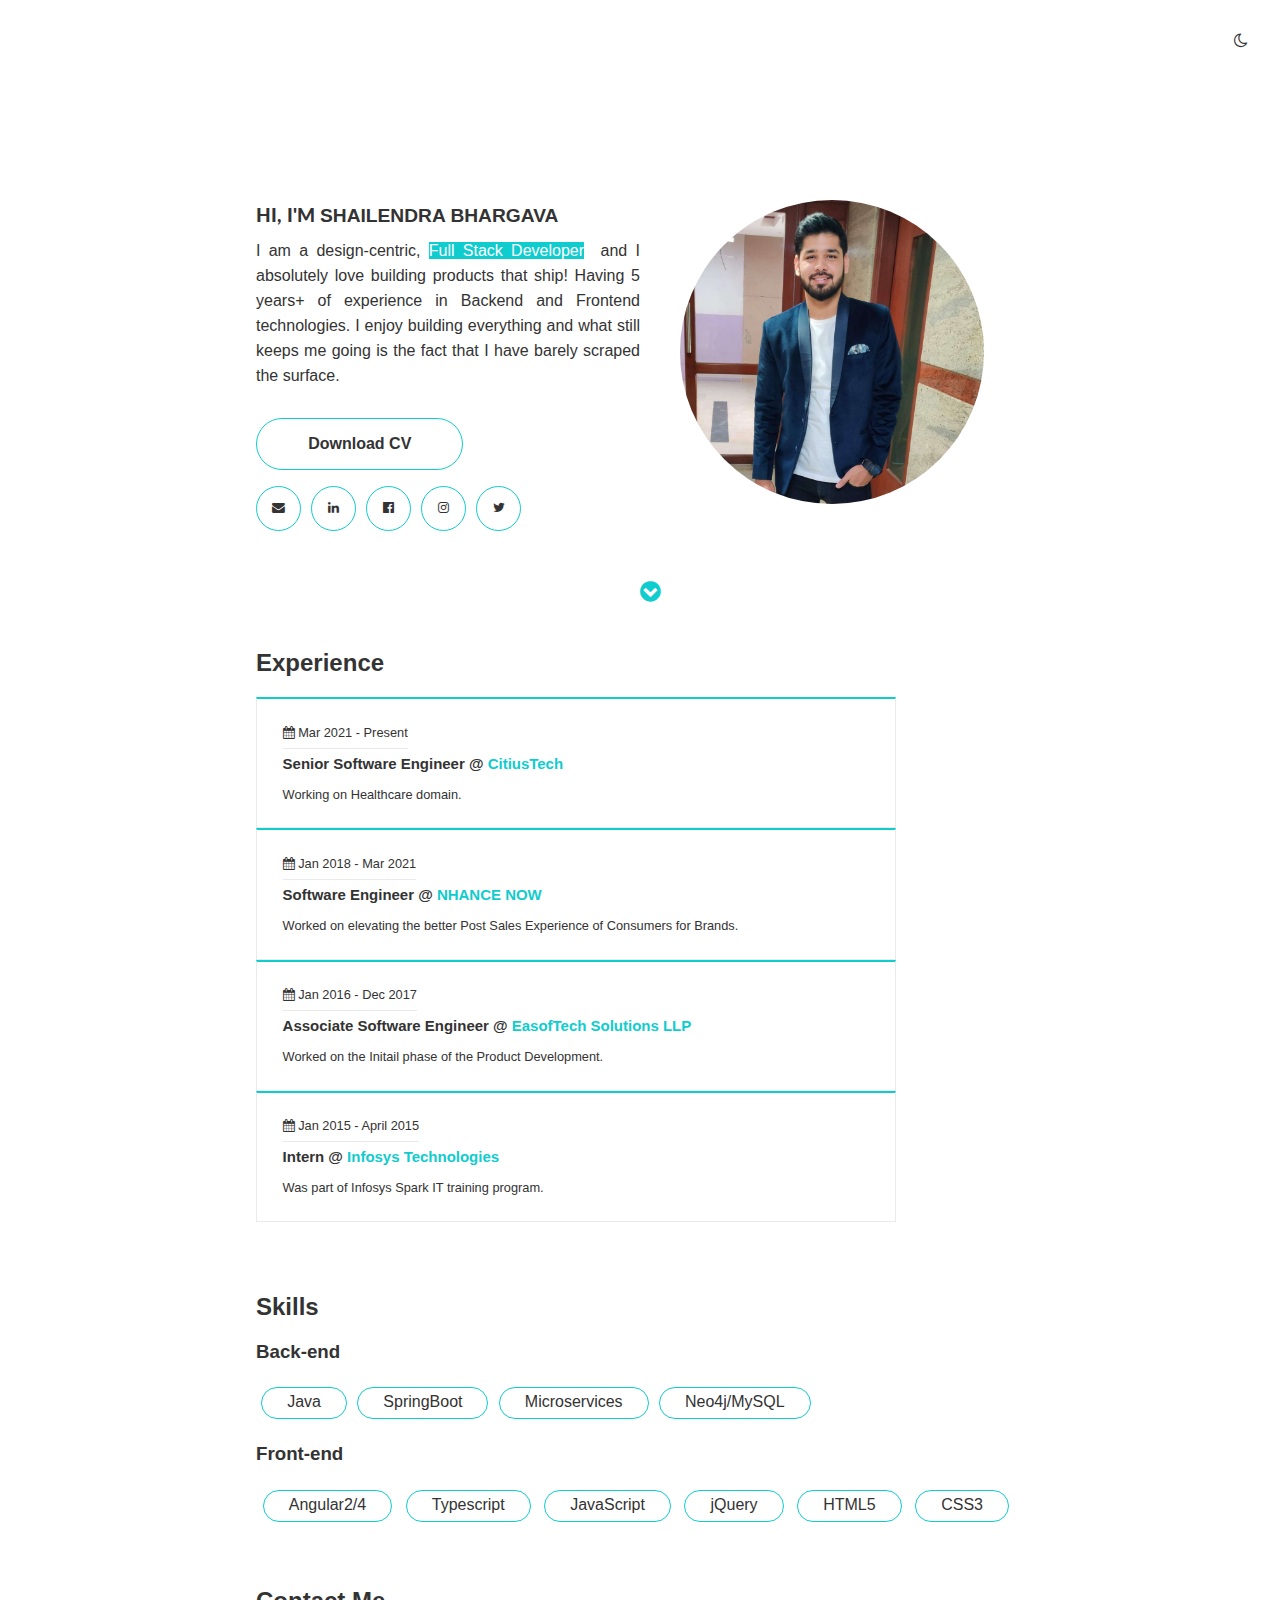
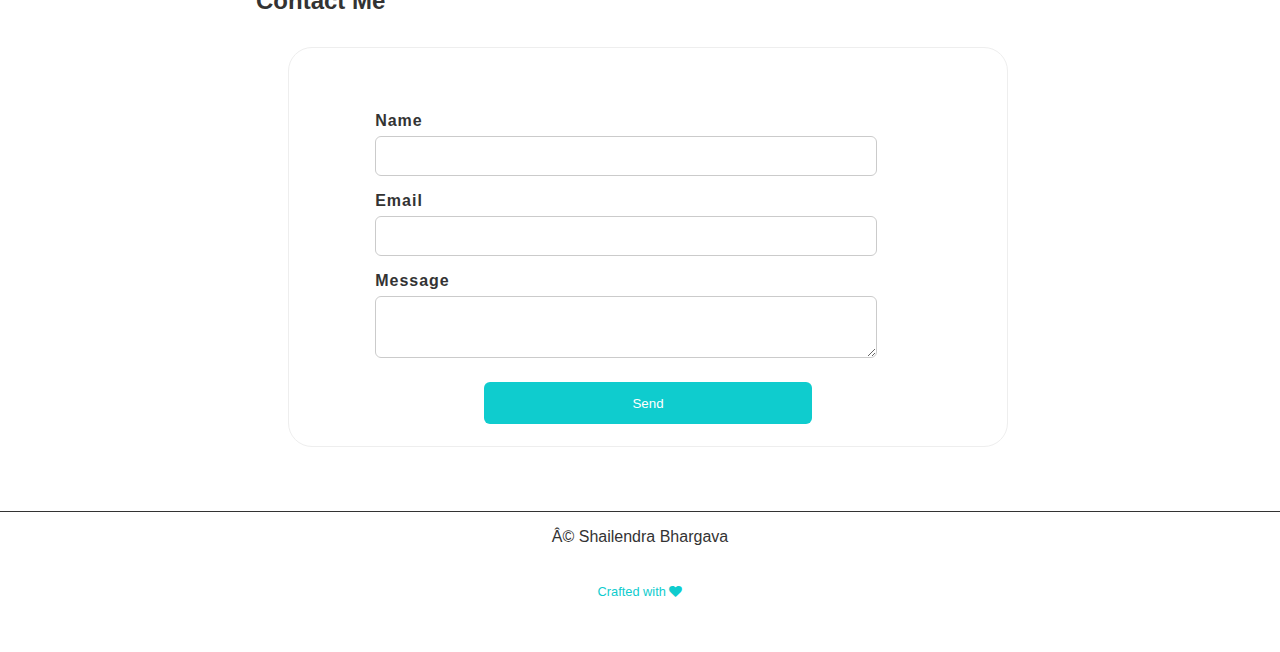
<file: index.html>
<!DOCTYPE html>
<html>
<meta name="viewport" content="width=device-width, initial-scale=1">
<head>
<title>Shailendra Bhargava</title>
<link rel="icon" href="favicon.png" type="image/png" sizes="20x20">
<link rel="stylesheet" href="https://cdnjs.cloudflare.com/ajax/libs/font-awesome/4.7.0/css/font-awesome.min.css">
<link rel="stylesheet" href="https://s.pageclip.co/v1/pageclip.css" media="screen">
<script src="https://ajax.googleapis.com/ajax/libs/jquery/1.11.3/jquery.min.js"></script>
<script type="text/javascript" src="index.js"></script>
<script src="https://s.pageclip.co/v1/pageclip.js" charset="utf-8"></script>
</head>

<link rel="stylesheet" href="style.css">
<body>
<main>
	<div class="top">
 		<!--<div class="current-location"><i class="fa fa-map-marker" aria-hidden="true"></i> Pune,Maharshtra</div>-->
		<div class="theme-icon">
			<span id="tmIcn"><i class="fa fa-moon-o" aria-hidden="true"></i></span>
		</div>
	</div>
	
	<div class="container">
		<div class="lead">
			<h1 class="lead_heading">Hi, I'm <span class="title-shadow">Shailendra Bhargava </span></h1>
			<div class="lead_sub">
				    I am a design-centric, <label class="designation"> Full Stack Developer</label>&nbsp;
				      and I absolutely love building products that ship!  
				      Having 5 years+ of experience in Backend and Frontend technologies. I enjoy building everything and what still keeps me going is the fact that I have barely scraped the surface.
			</div>
			<div class="actions">
				<a href="Shailendra_Bhargava_Java_Developer.pdf" 
					target="_blank" class="btn btn-lg">Download CV</a>
				<!-- https://docs.google.com/document/d/13ORU7qVQd_AMOrwUzPNhNwK41GdFTrBjWxoDJYVVLHs/edit?usp=sharing -->
				<br/>	
				<div class="connect-social">
                        <a class="socials_link" href="mailto:shailendrabhargavaa@mail.com" target="_blank">
                            <i class="fa fa-envelope" aria-hidden="true"></i>
                        </a>
                        <a class="socials_link" href="https://www.linkedin.com/in/shailendra-bhargava/" target="_blank">
                            <i class="fa fa-linkedin" aria-hidden="true"></i>
                        </a>
                        <a class="socials_link" target="_blank" href="http://facebook.com/shailendra.bhargava">
				        	<i class="fa fa-facebook-official" aria-hidden="true"></i>
				        </a>
						<a class="socials_link" target="_blank" href="http://instagram.com/brat_man">
							<i class="fa fa-instagram" aria-hidden="true"></i>
						</a>
						<a class="socials_link" target="_blank" href="http://twitter.com/bratman_">
							<i class="fa fa-twitter" aria-hidden="true"></i>
						</a>
				</div>
			</div>
		</div>
		<div class="lead">
			<img class="main-picture" src="image-compressed.jpg" >
		</div>	
		
	</div>
	<div class="down-container">
		<!--<span class="scroll-down">↓ </span>-->
		<a href="#"><i class="fa fa-chevron-circle-down scroll-down" aria-hidden="true"></i></a>
	</div>
	<div class="experience-container">
				<h2>Experience</h2>
				<div class="timeline">
						<div class="timeline_item">
							<div class="experience">
								<span class="experience_header">
									<i class="fa fa-calendar" aria-hidden="true"></i> Mar 2021 - Present
								</span> 
								<h3>Senior Software Engineer @ <a class="comp_link" href="https://www.citiustech.com/">CitiusTech</a></h3>
								<div class="description">
									Working on Healthcare domain.
								</div>
							</div>
						</div>
					
						<div class="timeline_item">
							<div class="experience">
								<span class="experience_header">
									<i class="fa fa-calendar" aria-hidden="true"></i> Jan 2018 - Mar 2021
								</span> 
								<h3>Software Engineer @ <a class="comp_link" href="https://www.nhancenow.com/">NHANCE NOW</a></h3>
								<div class="description">
									Worked on elevating the better Post Sales Experience of Consumers for Brands.
								</div>
							</div>
						</div>

						<div class="timeline_item">
							<div class="experience">
								<span class="experience_header">
									<i class="fa fa-calendar" aria-hidden="true"></i> Jan 2016 - Dec 2017
								</span> 
								<h3>Associate Software Engineer @ <a class="comp_link" href="http://easoftech.com/">EasofTech Solutions LLP</a></h3>
								<div class="description">
									Worked on the Initail phase of the Product Development.
								</div>
							</div>
						</div>

						<div class="timeline_item">
							<div class="experience">
								<span class="experience_header">
									<i class="fa fa-calendar" aria-hidden="true"></i> Jan 2015 - April 2015
								</span> 
								<h3>Intern @ <a class="comp_link" href="https://www.infosys.com/">Infosys Technologies</a></h3>
								<div class="description">
									Was part of Infosys Spark IT training program.
								</div>
							</div>
						</div>
				</div>
			</div>
			<div class="skills-container">
				<h2>Skills</h2>
				<div class="skill-list">
					<h3>Back-end</h3>
					<div class="skill-item">
						<span class="skill-chip">Java</span>
						<span class="skill-chip">SpringBoot</span>
						<span class="skill-chip">Microservices</span>
						<span class="skill-chip">Neo4j/MySQL</span>
					</div>
					<br>
					<h3>Front-end</h3>
					<div class="skill-item">
						<span class="skill-chip">Angular2/4</span>
						<span class="skill-chip">Typescript</span>
						<span class="skill-chip">JavaScript</span>
						<span class="skill-chip">jQuery</span>
						<span class="skill-chip">HTML5</span>
						<span class="skill-chip">CSS3</span>
					</div>
				</div>	
			<div>
			
			<div class="contact-container">
				<h2>Contact Me</h2>
				<div class="wrapper">
				  <div class="header">
					<span class="ct-us">Drop me a line.</span>
				  </div>
				  <form action="https://send.pageclip.co/EXy8yXqfESVe4RvadsBkTICqNQR1yyLS" class="pageclip-form" method="post">
					<h4>Name</h4>
					<input type="text" name="name" required>
					<h4>Email</h4>
					<input type="email" name="email" required>
					<h4>Message</h4>
					<textarea name="message" required></textarea>
					<button class="submit">Send</button>
				  </form>
				</div>
			</div>
		
</main>	



<footer class="footer">
		<a href="javascript:void(0);" id="scroll" title="Scroll to Top" style="display: none;">
			<i class="fa fa-arrow-up" aria-hidden="true"></i>
		</a>
        
        <div class="profile-footer">
	        <div class="content-left">
	        	© Shailendra Bhargava
	        	<div class="end-footer">Crafted with <i class="fa fa-heart" aria-hidden="true"></i></div>
			<div class="powr-hit-counter" id="6f7969a1_1617693385"></div><script src="https://www.powr.io/powr.js?platform=html"></script>
	        </div>
        </div>     
		
</footer>



</body>



</html>
</file>
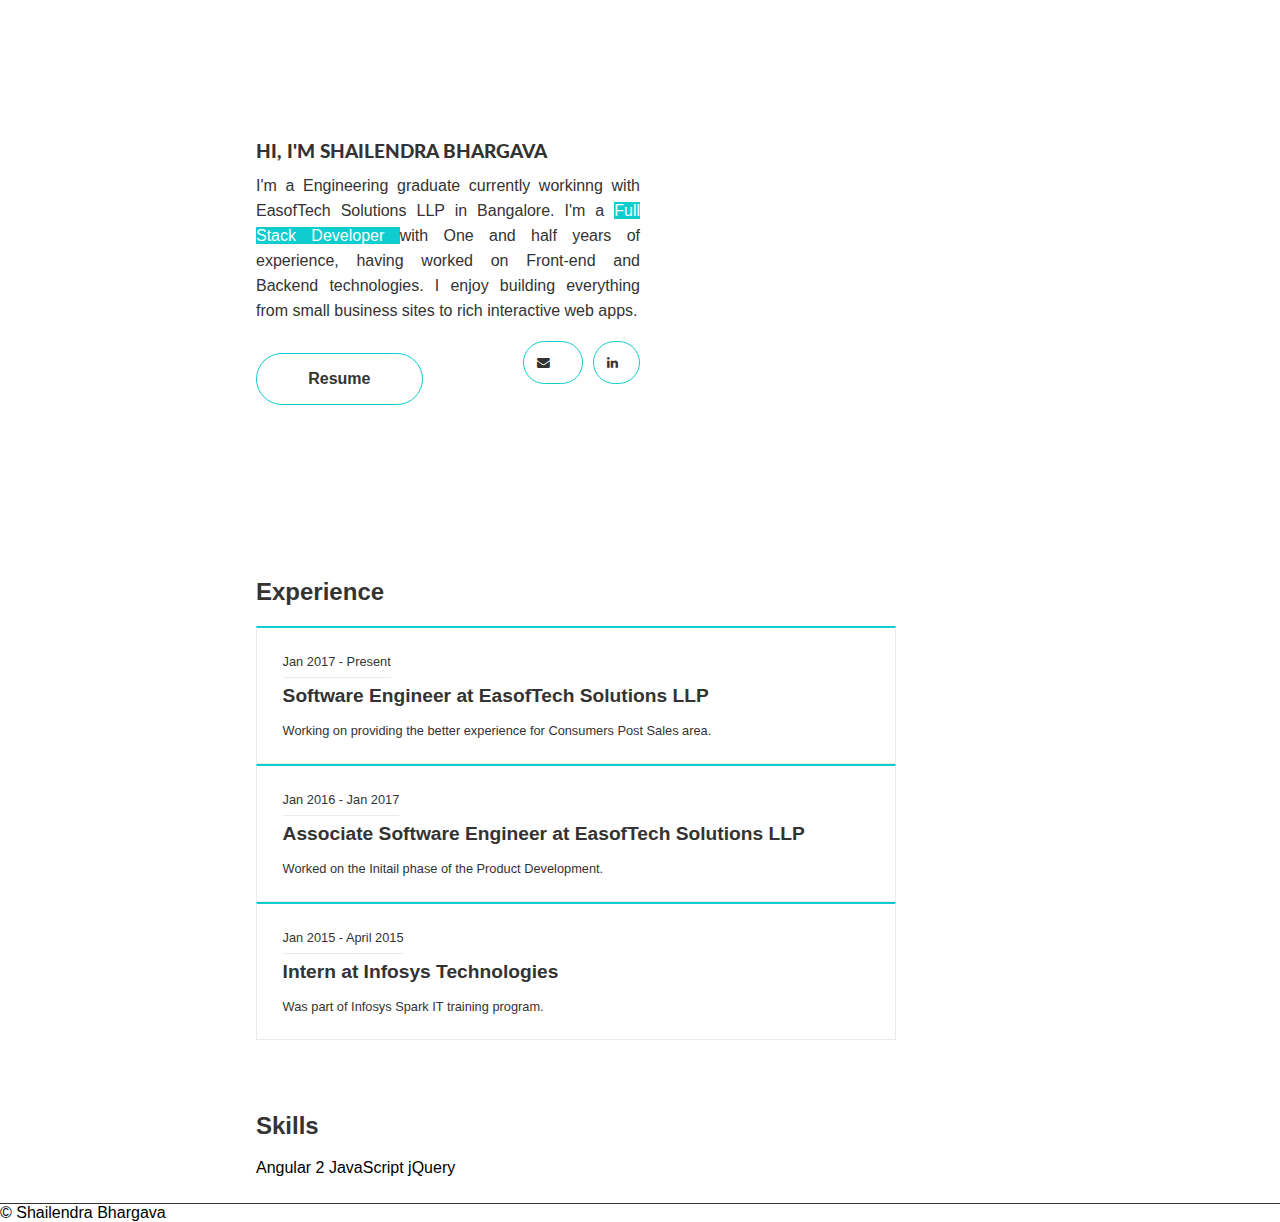
<file: Web_Profile.html>
<!DOCTYPE html>
<html>
<meta name="viewport" content="width=device-width, initial-scale=1">
<head>
<title>Shailendra</title>
<meta name="viewport" content="width=device-width, initial-scale=1">
<link rel="stylesheet" href="https://cdnjs.cloudflare.com/ajax/libs/font-awesome/4.7.0/css/font-awesome.min.css">
</head>

<link rel="stylesheet" href="style.css">
<body>
<main>
	<div class="container">
		<div class="lead">
			<h1 class="lead_heading">Hi, I'm Shailendra Bhargava</h1>
			<div class="lead_sub">
				    I'm a Engineering graduate currently workinng with EasofTech Solutions LLP in Bangalore. I'm a 
				    <label class="designation"> Full Stack Developer </label> with One and half years of experience, having worked on Front-end and Backend technologies. I enjoy building everything from small business sites to rich interactive web apps.
			</div>
			<div class="actions">
				<a href="https://docs.google.com/document/d/13ORU7qVQd_AMOrwUzPNhNwK41GdFTrBjWxoDJYVVLHs/edit?usp=sharing" 
					target="_blank" class="btn btn-primary btn-lg">Resume</a>
				<div class="social-media">
                        <a class="socials_link" href="mailto:shailendrabhargavaa@mail.com" target="_blank">
                            <i class="fa fa-envelope" aria-hidden="true"></i>
                        </a>
                        <!-- <a class="socials_link" href="//" target="_blank">
                            <i class="fa fa-skype" aria-hidden="true"></i>
                        </a> -->
                        <a class="socials_link" href="https://www.linkedin.com/in/shailendra-bhargava-13018ba3/" target="_blank">
                            <i class="fa fa-linkedin" aria-hidden="true"></i>
                        </a>
				</div>
			</div>
		</div>
	</div>
	<div class="experience-container">
				<h2>Experience</h2>
				<div class="timeline">				
						<div class="timeline_item">
							<div class="experience">
								<span class="experience_header">
									Jan 2017 - Present
								</span> 
								<h2>Software Engineer at EasofTech Solutions LLP</h2>
								<div class="description">
									Working on providing the better experience for Consumers Post Sales area.
								</div>
							</div>
						</div>

						<div class="timeline_item">
							<div class="experience">
								<span class="experience_header">
									Jan 2016 - Jan 2017
								</span> 
								<h2>Associate Software Engineer at EasofTech Solutions LLP</h2>
								<div class="description">
									Worked on the Initail phase of the Product Development.
								</div>
							</div>
						</div>

						<div class="timeline_item">
							<div class="experience">
								<span class="experience_header">
									Jan 2015 - April 2015
								</span> 
								<h2>Intern at Infosys Technologies</h2>
								<div class="description">
									Was part of Infosys Spark IT training program.
								</div>
							</div>
						</div>
				</div>
			</div>
			<div class="skills-container">
				<h2>Skills</h2>
				<div class="skill-list">
					<span class="skill-box">Angular 2</span>
					<span class="skill-box">JavaScript</span>
					<span class="skill-box">jQuery</span>
				<div>
			</div>	
</main>	



<footer class="footer">
        © Shailendra Bhargava
</footer>



</body>



</html>
</file>
<file: style.css>
@import url("https://fonts.googleapis.com/css?family=Lato:400,900");

:root{
  --primary-color: #ffffff;
  --secondary-color: #333333;
  --current-theme: #0fccce;
  --old-theme:	#f04;
}

body{
   margin:0px;
  -webkit-font-smoothing: antialiased;
  -moz-osx-font-smoothing: grayscale;
   background: var(--primary-color);
}

#tmIcn{
  cursor:pointer;
  color: var(--secondary-color);
}

.theme-icon {
    float: right;
}

.dark-theme {
  --primary-color: #333333;
  --secondary-color: #ffffff;
}


* {
    box-sizing: border-box;
    font-family: -apple-system, BlinkMacSystemFont, "Segoe UI", Roboto, Oxygen, Ubuntu, Cantarell, "Fira Sans", "Droid Sans", "Helvetica Neue", sans-serif;
}
.top {
     padding: 2rem;
}
.current-location{
    float: left;
    text-transform: uppercase;
    font-size: 1rem;
    font-weight: 500;
    letter-spacing: 0.1rem;
    color: #6fd1bd;
}

.social-media{
    float: right;
    letter-spacing: 0.5rem;
    color: #6fd1bd;
}

.container {
    padding: 10% 20%;
    margin: 0 auto;
    display: inline-flex;
}

.lead{
    width:50%;
}

.lead_heading {
  font-size: 1.2em;
  font-family: Lato, Helvetica, Arial, sans-serif;
  color: var(--secondary-color);
  font-weight: 900;
  line-height: 1;
  text-transform: uppercase;
  display: inline-block;

}

.title-shadow {
  transition: text-shadow 0.2s ease-in-out;
}

h1:hover .title-shadow {
  text-shadow: -4px -4px 0 var(--current-theme);
}

.lead_sub {
    -webkit-animation: slideDown 750ms both;
    animation: slideDown 750ms both;
    font-size: 16px;
    line-height: 25px;
    margin-bottom: 30px;
    text-align: justify;
    color: var(--secondary-color);
}

label.designation{
    background: var(--current-theme);
    color:var(--primary-color);
}

h3,h2{
    color: var(--secondary-color);
}

.btn-lg {
    padding: 18px 26px;
}

.btn {
    border-radius: 3.2em;
    cursor: pointer;
    display: inline-block;
    font-size: 1em;
    font-weight: 700;
    padding: 1rem 3.2rem;
    text-decoration: none;
    color:var(--secondary-color);
    border: 1px solid var(--current-theme);
}

.btn:hover{
    background: var(--current-theme);
    color: var(--primary-color);
}

.connect-social{
    margin-top: 1em;
    display: inline-flex;
    margin-left: -0.6em;
}

.socials_link {
    color:var(--secondary-color);
    text-decoration: none;
    font-size: 0.8em;
    border-radius: 5em;
    padding: 1em;
    text-align: center;
    margin-left: 10px;
    width: 45px;
    height: 45px;
    border: 1px solid var(--current-theme);
}

a.socials_link:hover {
    background: var(--current-theme);
    color: var(--primary-color);
}

.main-picture{
    width: 20em;
    height: 20em;
    padding: 0.5em;
    border-radius: 10em;
    margin-left: 2em;
}

.experience-container{
    padding: 2% 20%;
    margin: 0 auto;
}

.timeline_item {
    -webkit-animation: slideUp 750ms both;
    animation: slideUp 750ms both;
    border: 1px solid #eaeaea;
    border-top: 2px solid var(--current-theme);
    color: var(--secondary-color);
    display: inline-block;
    font-size: 0.8rem;
    padding: 2em;
    position: relative;
    vertical-align: top;
    width: 50em;
}

.experience_header {
    padding-bottom: 0.5rem;
    border-bottom: 1px solid #eaeaea;
}

.skills-container{
    padding: 2% 20%;
    margin: 0 auto;
}

.skill-chip{
    border-radius: 10em;
    margin: 1%;
    font-size: 1em;
    font-weight: 500;
    padding: 5px 25px;
    border: 1px solid var(--current-theme);
    height: 2em;
    text-align: justify;
    color: var(--secondary-color);
}

span.skill-chip:hover{
    background-color: var(--current-theme);
    color: var(--primary-color);
}

.skill-item{
    display:inline-flex;
}

.contact-container {
    padding: 5% 0%;
    margin: 0 auto;
}

.footer {
   /*background: var(--secondary-color);*/
    border-top: 1px solid var(--secondary-color);
    width:100%;
}

.profile-footer{
    padding: 1rem;
    margin: 0 auto;
    text-align: center;
}

.end-footer{
    font-size: 0.8rem;
    color: var(--current-theme);
    padding: 3%;
}

.content-left{
  color: var(--secondary-color);
}


/*------Scroll button------*/
#scroll {
    position: fixed;
    right: 1%;
    bottom: 1%;
    cursor: pointer;
    width: 3em;
    height: 3em;
    background-color:var(--current-theme);
    color:var(--primary-color);
    display:none;
    -webkit-border-radius:3em;
    -moz-border-radius:3em;
    border-radius:3em;
    text-align: center;
    -webkit-transition: width 1s, height 1s, -webkit-transform 1s; /* Safari */
    transition: width 1s, height 1s, transform 1s;
}

#scroll:hover {
    background-color:var(--current-theme);
    -webkit-transform: rotate(360deg); /* Safari */
    transform: rotate(360deg);
}

i.fa-arrow-up{
    vertical-align: middle;
    margin-top: 1em;
    font-size: 1em;
}

.content-right{
    text-align: center;
    margin:0;
}

/*-----------------------*/
.wrapper {
    height: 25em;
    width: 45em;
    background-color: var(--primary-color);
    border-radius: 24px;
    overflow: hidden;
    border: 1px solid #eee;
    margin-left: 2em;
    margin-top: 2em;
}

.header {
  width: 100%;
  background-size: cover;
  background-position: center;
  color: var(--primary-color);
  text-align: center;
}

.ct-us {
    margin: 0;
    padding: 25px 25px 10px;
    font-weight: 300;
    font-size: 35px;
}

form {
  display: flex;
  flex-direction: column;
  margin: 8px auto;
  width: 76%;
}

h4 {
  color: var(--secondary-color);
  margin: 16px 0 6px;
  font-size: 16px;
  letter-spacing: 1px;
  
}

input,
textarea {
  border: solid 1px #cbcbcb; 
  border-radius: 6px;
  width: 92%;
  padding: 6px 12px;
  outline: none;
}

input {
  height: 3em;
}

textarea {
  height: 62px;
}

.submit {
    height: 42px;
    width: 60%;
    margin: 24px auto;
    border-radius: 6px;
    border: none;
    color: var(--primary-color);
    background: var(--current-theme);
    cursor: pointer;
}

/*--------Scroll Down-------*/

@media (min-width: 640px)
.scroll-down {
    animation: scrollDown 0.5s ease-in-out 3s infinite alternate;
}
.scroll-down {
    position: relative;
    font-size: 1.5em;
    opacity: 1;
    display: inline-block;
    color: var(--current-theme);
    -webkit-animation: bounce 3s infinite ease;
    animation: bounce 3s infinite ease;
    cursor: pointer;
}

.down-container {
    margin-left: 50%;
    margin-top:-5em;
}

.scroll-down:after {
    -webkit-transform: rotate(45deg);
    transform: rotate(45deg);
}

a.comp_link {
    text-decoration: none;
    color: var(--current-theme);
}

@-webkit-keyframes bounce {
    0%, 20%, 60%, 100%  { -webkit-transform: translateY(0); }
    40%  { -webkit-transform: translateY(-20px); }
    80% { -webkit-transform: translateY(-10px); }
}

/*-----For Mobile devices-----*/
@media only screen and (max-width: 600px) {
	.footer {
		background-color: var(--secondary-color);
		color: var(--primary-color);
		width:52em;
	}
	.down-container {
		margin-left: 110%;
		margin-top: 0px;
	}
	.theme-icon {
		margin-right: -30em;
	}
}

/* Small devices (portrait tablets and large phones, 600px and up) */
@media only screen and (min-width: 600px) {
	
}

@media screen and (max-width: 1024px) {
  .scroll-down {
    display: none;
  }
}

    
}
</file>
